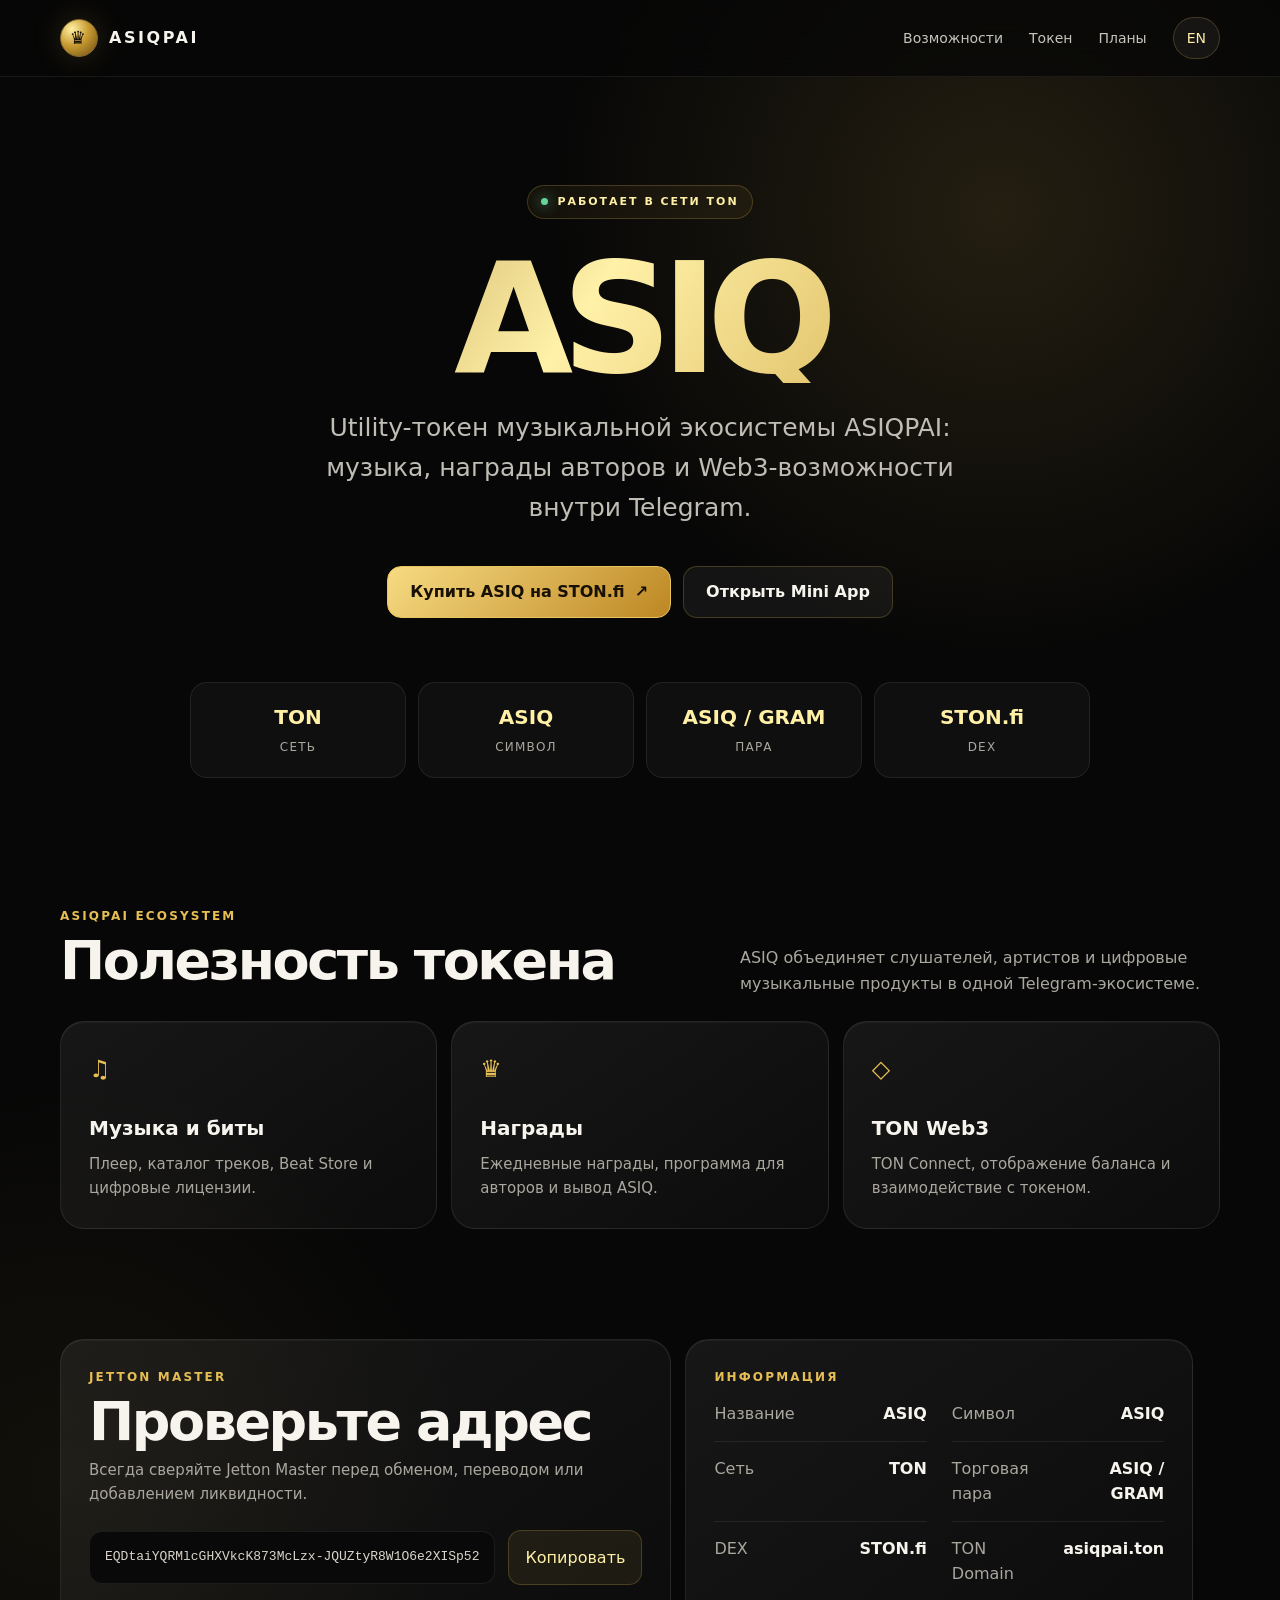
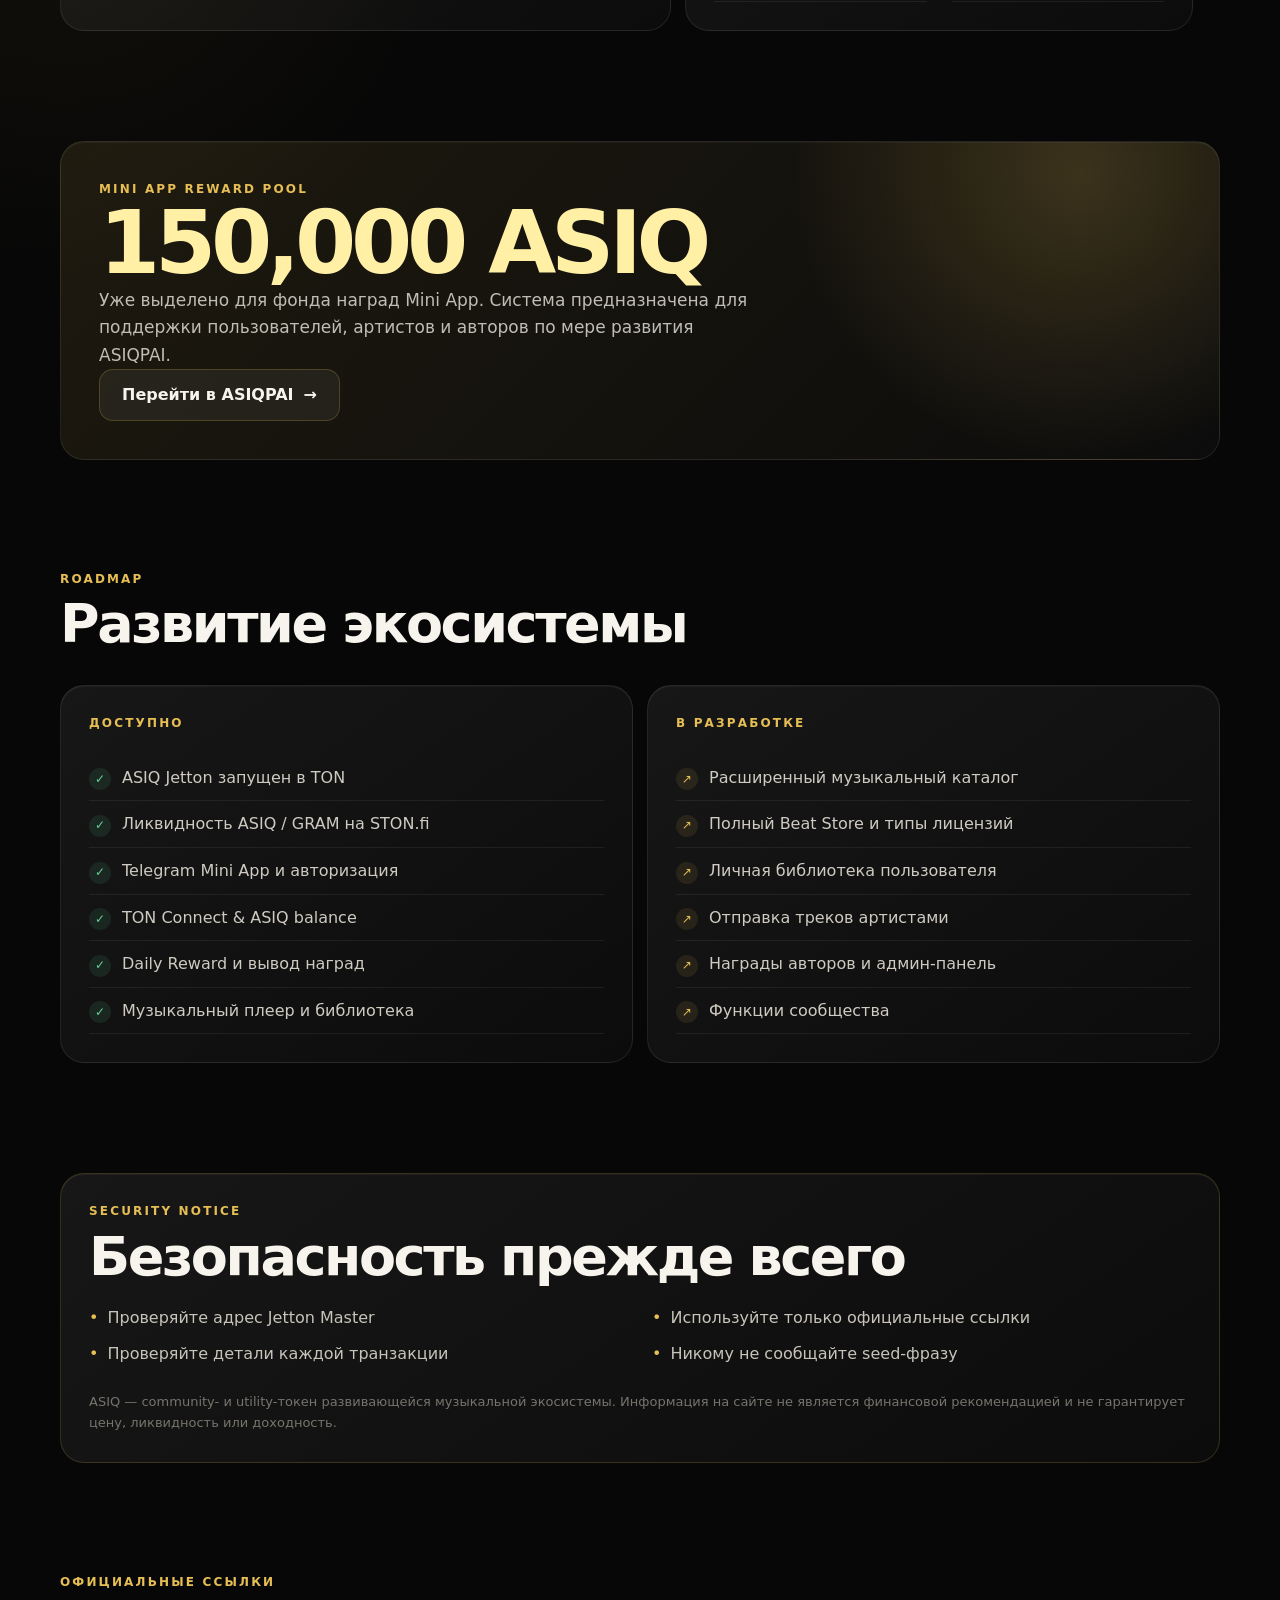
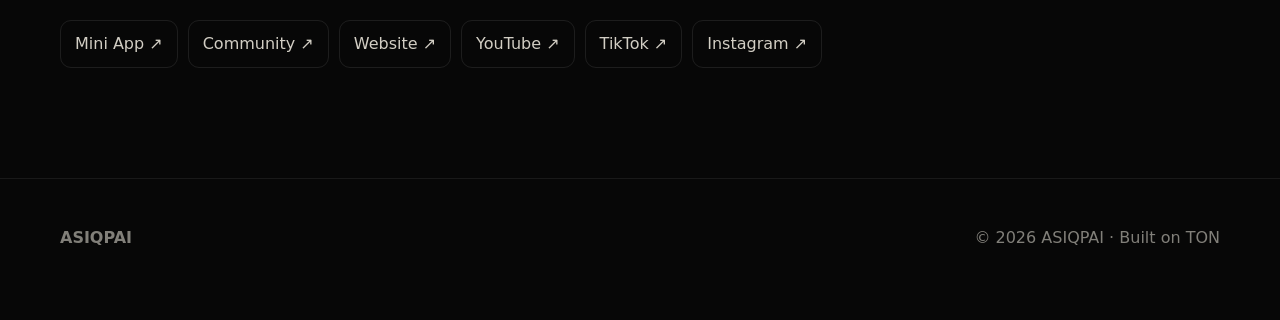
<file: index.html>
<!doctype html>
<html lang="ru">
<head>
  <meta charset="utf-8">
  <meta name="viewport" content="width=device-width,initial-scale=1">
  <meta name="theme-color" content="#080808">
  <meta name="description" content="ASIQ — utility-токен музыкальной экосистемы ASIQPAI в сети TON.">
  <meta property="og:title" content="ASIQ — ASIQPAI Utility Token">
  <meta property="og:description" content="Music, creator rewards and Web3 utility on TON.">
  <meta property="og:type" content="website">
  <title>ASIQ — ASIQPAI Utility Token</title>
  <style>
    :root{
      --bg:#070707;--panel:rgba(255,255,255,.055);--panel2:rgba(255,255,255,.085);
      --line:rgba(230,190,84,.22);--gold:#e6be54;--gold2:#fff0a6;
      --text:#f7f4ed;--muted:#aaa79f;--green:#65d39a;--radius:24px;
    }
    *{box-sizing:border-box}
    html{scroll-behavior:smooth}
    body{
      margin:0;color:var(--text);background:
        radial-gradient(circle at 78% 6%,rgba(230,190,84,.13),transparent 28rem),
        radial-gradient(circle at 5% 42%,rgba(83,70,34,.15),transparent 25rem),var(--bg);
      font-family:Inter,ui-sans-serif,system-ui,-apple-system,BlinkMacSystemFont,"Segoe UI",sans-serif;
      line-height:1.6;overflow-x:hidden
    }
    body:before{
      content:"";position:fixed;inset:0;pointer-events:none;opacity:.15;
      background-image:linear-gradient(rgba(255,255,255,.025) 1px,transparent 1px),
      linear-gradient(90deg,rgba(255,255,255,.025) 1px,transparent 1px);
      background-size:56px 56px;mask-image:linear-gradient(to bottom,#000,transparent 75%)
    }
    a{color:inherit;text-decoration:none}
    button{font:inherit}
    .wrap{width:min(1160px,calc(100% - 36px));margin:auto}
    .nav{
      position:sticky;top:0;z-index:20;border-bottom:1px solid rgba(255,255,255,.07);
      background:rgba(7,7,7,.76);backdrop-filter:blur(18px)
    }
    .nav-inner{height:76px;display:flex;align-items:center;justify-content:space-between;gap:24px}
    .brand{display:flex;align-items:center;gap:11px;font-weight:900;letter-spacing:.16em}
    .coin{
      display:grid;place-items:center;width:38px;height:38px;border:1px solid #856a2d;border-radius:50%;
      background:radial-gradient(circle at 30% 25%,#fff0a4,#c99b32 45%,#6a4b14);
      color:#171003;font-size:18px;box-shadow:0 0 30px rgba(230,190,84,.18)
    }
    .links{display:flex;align-items:center;gap:26px;color:#c7c4bd;font-size:14px}
    .links a:hover{color:var(--gold2)}
    .lang{
      border:1px solid var(--line);background:var(--panel);color:var(--gold2);
      padding:9px 13px;border-radius:999px;cursor:pointer
    }
    .hero{padding:108px 0 74px;text-align:center}
    .eyebrow{
      display:inline-flex;gap:9px;align-items:center;padding:7px 13px;border:1px solid var(--line);
      border-radius:999px;background:rgba(230,190,84,.06);color:var(--gold2);
      text-transform:uppercase;letter-spacing:.18em;font-size:11px;font-weight:800
    }
    .dot{width:7px;height:7px;border-radius:50%;background:var(--green);box-shadow:0 0 14px var(--green)}
    h1{font-size:clamp(68px,13vw,154px);line-height:.84;margin:35px 0 25px;letter-spacing:-.075em}
    .gold{color:transparent;background:linear-gradient(125deg,#9a7123,#fff1a8 45%,#c08e27);background-clip:text}
    .lead{max-width:700px;margin:0 auto;color:#c0bdb5;font-size:clamp(18px,2.3vw,25px)}
    .actions{display:flex;justify-content:center;flex-wrap:wrap;gap:12px;margin-top:38px}
    .btn{
      min-height:52px;padding:0 22px;border-radius:14px;display:inline-flex;align-items:center;
      justify-content:center;gap:10px;font-weight:800;border:1px solid var(--line);
      background:var(--panel);transition:.2s ease
    }
    .btn:hover{transform:translateY(-2px);border-color:rgba(230,190,84,.55);background:var(--panel2)}
    .btn.primary{color:#171003;background:linear-gradient(135deg,#f7db82,#bd8723);border-color:#e8c45f}
    .stats{display:grid;grid-template-columns:repeat(4,1fr);gap:12px;margin:64px auto 0;max-width:900px}
    .stat{padding:18px;border:1px solid rgba(255,255,255,.08);border-radius:17px;background:rgba(255,255,255,.035)}
    .stat b{display:block;font-size:20px;color:var(--gold2)}
    .stat span{font-size:12px;color:var(--muted);text-transform:uppercase;letter-spacing:.1em}
    section{padding:55px 0}
    .section-head{display:flex;align-items:end;justify-content:space-between;gap:30px;margin-bottom:25px}
    .kicker{color:var(--gold);font-size:12px;font-weight:900;letter-spacing:.18em;text-transform:uppercase}
    h2{font-size:clamp(32px,5vw,54px);line-height:1.05;letter-spacing:-.045em;margin:7px 0}
    .section-head p{max-width:480px;color:var(--muted);margin:0}
    .grid{display:grid;grid-template-columns:repeat(3,1fr);gap:14px}
    .card{
      position:relative;padding:28px;border:1px solid rgba(255,255,255,.085);border-radius:var(--radius);
      background:linear-gradient(145deg,rgba(255,255,255,.065),rgba(255,255,255,.025));
      box-shadow:inset 0 1px rgba(255,255,255,.045)
    }
    .card:hover{border-color:var(--line)}
    .icon{font-size:24px;margin-bottom:23px;color:var(--gold)}
    .card h3{font-size:20px;margin:0 0 8px}
    .card p{color:var(--muted);margin:0;font-size:15px}
    .token-card{display:grid;grid-template-columns:1.05fr .95fr;gap:14px}
    .contract{display:flex;align-items:center;gap:13px;margin-top:24px}
    code{font-family:"SFMono-Regular",Consolas,monospace}
    .address{
      min-width:0;flex:1;padding:15px;border-radius:13px;background:#090909;border:1px solid rgba(255,255,255,.08);
      color:#dad6cb;white-space:nowrap;overflow:hidden;text-overflow:ellipsis;font-size:13px
    }
    .copy{
      flex:none;border:1px solid var(--line);background:rgba(230,190,84,.08);color:var(--gold2);
      border-radius:13px;padding:14px 16px;cursor:pointer
    }
    .info{display:grid;grid-template-columns:1fr 1fr;gap:0 25px}
    .row{display:flex;justify-content:space-between;gap:20px;padding:14px 0;border-bottom:1px solid rgba(255,255,255,.07)}
    .row span{color:var(--muted)}.row b{text-align:right}
    .pool{
      overflow:hidden;padding:38px;background:
      radial-gradient(circle at 88% 10%,rgba(230,190,84,.2),transparent 18rem),
      linear-gradient(135deg,rgba(230,190,84,.1),rgba(255,255,255,.025))
    }
    .pool-number{font-size:clamp(46px,8vw,88px);line-height:1;font-weight:900;letter-spacing:-.06em;color:var(--gold2)}
    .pool p{max-width:670px;color:#c0bdb5;font-size:17px}
    .roadmap{display:grid;grid-template-columns:1fr 1fr;gap:14px}
    .roadmap ul{list-style:none;margin:22px 0 0;padding:0}
    .roadmap li{padding:10px 0;border-bottom:1px solid rgba(255,255,255,.065);color:#cfcbc2}
    .roadmap li:before{content:"✓";display:inline-grid;place-items:center;width:22px;height:22px;margin-right:11px;border-radius:50%;background:rgba(101,211,154,.1);color:var(--green);font-size:12px}
    .roadmap .future li:before{content:"↗";background:rgba(230,190,84,.1);color:var(--gold)}
    .notice{border-color:rgba(230,190,84,.18)}
    .notice-list{display:grid;grid-template-columns:1fr 1fr;gap:10px 24px;margin-top:20px;color:#c8c4ba}
    .notice-list span:before{content:"•";color:var(--gold);margin-right:9px}
    .socials{display:flex;flex-wrap:wrap;gap:10px;margin-top:28px}
    .socials a{padding:10px 14px;border:1px solid rgba(255,255,255,.09);border-radius:11px;color:#d2cec4}
    .socials a:hover{border-color:var(--line);color:var(--gold2)}
    footer{padding:46px 0 70px;color:#817f79;border-top:1px solid rgba(255,255,255,.07);margin-top:55px}
    .footer-inner{display:flex;justify-content:space-between;gap:20px}
    [data-lang="en"] .ru,[data-lang="ru"] .en{display:none}
    @media(max-width:800px){
      .links a:not(.lang){display:none}.hero{padding-top:75px}.stats{grid-template-columns:1fr 1fr}
      .grid,.token-card,.roadmap{grid-template-columns:1fr}.section-head{display:block}
      .section-head p{margin-top:14px}.info{grid-template-columns:1fr}.notice-list{grid-template-columns:1fr}
    }
    @media(max-width:480px){
      .wrap{width:min(100% - 24px,1160px)}.nav-inner{height:66px}.brand{font-size:14px}
      .hero{padding-bottom:46px}h1{font-size:72px}.stats{gap:8px}.stat{padding:14px 8px}
      section{padding:38px 0}.card,.pool{padding:22px}.contract{align-items:stretch}.copy{padding:12px}
      .footer-inner{display:block}.footer-inner span{display:block;margin-top:8px}
    }
  </style>
</head>
<body data-lang="ru">
  <nav class="nav">
    <div class="wrap nav-inner">
      <a class="brand" href="#top"><span class="coin">♛</span><span>ASIQPAI</span></a>
      <div class="links">
        <a href="#utility"><span class="ru">Возможности</span><span class="en">Utility</span></a>
        <a href="#token"><span class="ru">Токен</span><span class="en">Token</span></a>
        <a href="#roadmap"><span class="ru">Планы</span><span class="en">Roadmap</span></a>
        <button class="lang" id="langBtn" type="button">EN</button>
      </div>
    </div>
  </nav>

  <main id="top">
    <header class="hero wrap">
      <div class="eyebrow"><span class="dot"></span><span class="ru">Работает в сети TON</span><span class="en">Live on TON</span></div>
      <h1 class="gold">ASIQ</h1>
      <p class="lead ru">Utility-токен музыкальной экосистемы ASIQPAI: музыка, награды авторов и Web3-возможности внутри Telegram.</p>
      <p class="lead en">The utility token powering the ASIQPAI music ecosystem: creator rewards, digital content and Web3 utility inside Telegram.</p>
      <div class="actions">
        <a class="btn primary" href="https://app.ston.fi/swap?ft=GRAM&amp;tt=EQDtaiYQRMlcGHXVkcK873McLzx-JQUZtyR8W1O6e2XISp52" target="_blank" rel="noopener"><span class="ru">Купить ASIQ на STON.fi</span><span class="en">Buy ASIQ on STON.fi</span> ↗</a>
        <a class="btn" href="https://t.me/asiqpai_bot" target="_blank" rel="noopener"><span class="ru">Открыть Mini App</span><span class="en">Open Mini App</span></a>
      </div>
      <div class="stats">
        <div class="stat"><b>TON</b><span><span class="ru">Сеть</span><span class="en">Network</span></span></div>
        <div class="stat"><b>ASIQ</b><span><span class="ru">Символ</span><span class="en">Symbol</span></span></div>
        <div class="stat"><b>ASIQ / GRAM</b><span><span class="ru">Пара</span><span class="en">Pair</span></span></div>
        <div class="stat"><b>STON.fi</b><span>DEX</span></div>
      </div>
    </header>

    <section id="utility">
      <div class="wrap">
        <div class="section-head">
          <div><div class="kicker">ASIQPAI Ecosystem</div><h2><span class="ru">Полезность токена</span><span class="en">Token utility</span></h2></div>
          <p class="ru">ASIQ объединяет слушателей, артистов и цифровые музыкальные продукты в одной Telegram-экосистеме.</p>
          <p class="en">ASIQ connects listeners, artists and digital music products in one Telegram ecosystem.</p>
        </div>
        <div class="grid">
          <article class="card"><div class="icon">♫</div><h3><span class="ru">Музыка и биты</span><span class="en">Music & beats</span></h3><p class="ru">Плеер, каталог треков, Beat Store и цифровые лицензии.</p><p class="en">Player, track library, Beat Store and digital licenses.</p></article>
          <article class="card"><div class="icon">♛</div><h3><span class="ru">Награды</span><span class="en">Rewards</span></h3><p class="ru">Ежедневные награды, программа для авторов и вывод ASIQ.</p><p class="en">Daily rewards, creator incentives and ASIQ withdrawals.</p></article>
          <article class="card"><div class="icon">◇</div><h3><span class="ru">TON Web3</span><span class="en">TON Web3</span></h3><p class="ru">TON Connect, отображение баланса и взаимодействие с токеном.</p><p class="en">TON Connect, token balance display and wallet utility.</p></article>
        </div>
      </div>
    </section>

    <section id="token">
      <div class="wrap token-card">
        <article class="card">
          <div class="kicker">Jetton Master</div>
          <h2><span class="ru">Проверьте адрес</span><span class="en">Verify the address</span></h2>
          <p class="ru">Всегда сверяйте Jetton Master перед обменом, переводом или добавлением ликвидности.</p>
          <p class="en">Always verify the Jetton Master before swapping, transferring or adding liquidity.</p>
          <div class="contract">
            <code class="address" id="address">EQDtaiYQRMlcGHXVkcK873McLzx-JQUZtyR8W1O6e2XISp52</code>
            <button class="copy" id="copyBtn" type="button"><span class="ru">Копировать</span><span class="en">Copy</span></button>
          </div>
        </article>
        <article class="card">
          <div class="kicker"><span class="ru">Информация</span><span class="en">Information</span></div>
          <div class="info">
            <div class="row"><span><span class="ru">Название</span><span class="en">Name</span></span><b>ASIQ</b></div>
            <div class="row"><span><span class="ru">Символ</span><span class="en">Symbol</span></span><b>ASIQ</b></div>
            <div class="row"><span><span class="ru">Сеть</span><span class="en">Network</span></span><b>TON</b></div>
            <div class="row"><span><span class="ru">Торговая пара</span><span class="en">Liquidity pair</span></span><b>ASIQ / GRAM</b></div>
            <div class="row"><span>DEX</span><b>STON.fi</b></div>
            <div class="row"><span>TON Domain</span><b>asiqpai.ton</b></div>
          </div>
        </article>
      </div>
    </section>

    <section>
      <div class="wrap">
        <article class="card pool">
          <div class="kicker">Mini App Reward Pool</div>
          <div class="pool-number">150,000 ASIQ</div>
          <p class="ru">Уже выделено для фонда наград Mini App. Система предназначена для поддержки пользователей, артистов и авторов по мере развития ASIQPAI.</p>
          <p class="en">Already allocated to the Mini App reward pool, designed to support users, artists and creators as ASIQPAI develops.</p>
          <a class="btn" href="https://t.me/asiqpai_bot" target="_blank" rel="noopener"><span class="ru">Перейти в ASIQPAI</span><span class="en">Enter ASIQPAI</span> →</a>
        </article>
      </div>
    </section>

    <section id="roadmap">
      <div class="wrap">
        <div class="section-head"><div><div class="kicker">Roadmap</div><h2><span class="ru">Развитие экосистемы</span><span class="en">Ecosystem progress</span></h2></div></div>
        <div class="roadmap">
          <article class="card">
            <div class="kicker"><span class="ru">Доступно</span><span class="en">Available</span></div>
            <ul>
              <li><span class="ru">ASIQ Jetton запущен в TON</span><span class="en">ASIQ Jetton launched on TON</span></li>
              <li><span class="ru">Ликвидность ASIQ / GRAM на STON.fi</span><span class="en">ASIQ / GRAM liquidity on STON.fi</span></li>
              <li><span class="ru">Telegram Mini App и авторизация</span><span class="en">Telegram Mini App and authentication</span></li>
              <li>TON Connect & ASIQ balance</li>
              <li><span class="ru">Daily Reward и вывод наград</span><span class="en">Daily Reward and withdrawal flow</span></li>
              <li><span class="ru">Музыкальный плеер и библиотека</span><span class="en">Music player and track library</span></li>
            </ul>
          </article>
          <article class="card future">
            <div class="kicker"><span class="ru">В разработке</span><span class="en">In development</span></div>
            <ul>
              <li><span class="ru">Расширенный музыкальный каталог</span><span class="en">Expanded music catalogue</span></li>
              <li><span class="ru">Полный Beat Store и типы лицензий</span><span class="en">Full Beat Store and license types</span></li>
              <li><span class="ru">Личная библиотека пользователя</span><span class="en">Personal user library</span></li>
              <li><span class="ru">Отправка треков артистами</span><span class="en">Artist track submissions</span></li>
              <li><span class="ru">Награды авторов и админ-панель</span><span class="en">Creator rewards and admin dashboard</span></li>
              <li><span class="ru">Функции сообщества</span><span class="en">Community features</span></li>
            </ul>
          </article>
        </div>
      </div>
    </section>

    <section>
      <div class="wrap">
        <article class="card notice">
          <div class="kicker">Security Notice</div>
          <h2><span class="ru">Безопасность прежде всего</span><span class="en">Security comes first</span></h2>
          <div class="notice-list">
            <span class="ru">Проверяйте адрес Jetton Master</span><span class="en">Verify the Jetton Master address</span>
            <span class="ru">Используйте только официальные ссылки</span><span class="en">Use official ASIQPAI links only</span>
            <span class="ru">Проверяйте детали каждой транзакции</span><span class="en">Review every transaction</span>
            <span class="ru">Никому не сообщайте seed-фразу</span><span class="en">Never share your seed phrase</span>
          </div>
          <p style="color:#77746d;margin-top:26px;font-size:13px"><span class="ru">ASIQ — community- и utility-токен развивающейся музыкальной экосистемы. Информация на сайте не является финансовой рекомендацией и не гарантирует цену, ликвидность или доходность.</span><span class="en">ASIQ is a community and utility token for a developing music ecosystem. This information is not financial advice and does not guarantee price, liquidity or returns.</span></p>
        </article>
      </div>
    </section>

    <section>
      <div class="wrap">
        <div class="kicker"><span class="ru">Официальные ссылки</span><span class="en">Official links</span></div>
        <div class="socials">
          <a href="https://t.me/asiqpai_bot" target="_blank" rel="noopener">Mini App ↗</a>
          <a href="https://t.me/asiqpaihub" target="_blank" rel="noopener">Community ↗</a>
          <a href="https://qaztrap.github.io/asiqpai/" target="_blank" rel="noopener">Website ↗</a>
          <a href="https://youtube.com/@asiqpai" target="_blank" rel="noopener">YouTube ↗</a>
          <a href="https://www.tiktok.com/@asiqpai" target="_blank" rel="noopener">TikTok ↗</a>
          <a href="https://www.instagram.com/asiqpai" target="_blank" rel="noopener">Instagram ↗</a>
        </div>
      </div>
    </section>
  </main>

  <footer>
    <div class="wrap footer-inner"><b>ASIQPAI</b><span>© 2026 ASIQPAI · Built on TON</span></div>
  </footer>

  <script>
    const body=document.body,langBtn=document.getElementById("langBtn");
    langBtn.addEventListener("click",()=>{
      const next=body.dataset.lang==="ru"?"en":"ru";
      body.dataset.lang=next;document.documentElement.lang=next;
      langBtn.textContent=next==="ru"?"EN":"RU";
    });
    document.getElementById("copyBtn").addEventListener("click",async function(){
      const value=document.getElementById("address").textContent;
      try{await navigator.clipboard.writeText(value)}
      catch(e){const t=document.createElement("textarea");t.value=value;document.body.appendChild(t);t.select();document.execCommand("copy");t.remove()}
      const old=this.innerHTML;
      this.textContent=body.dataset.lang==="ru"?"Скопировано ✓":"Copied ✓";
      setTimeout(()=>this.innerHTML=old,1600);
    });
  </script>
</body>
</html>
</file>
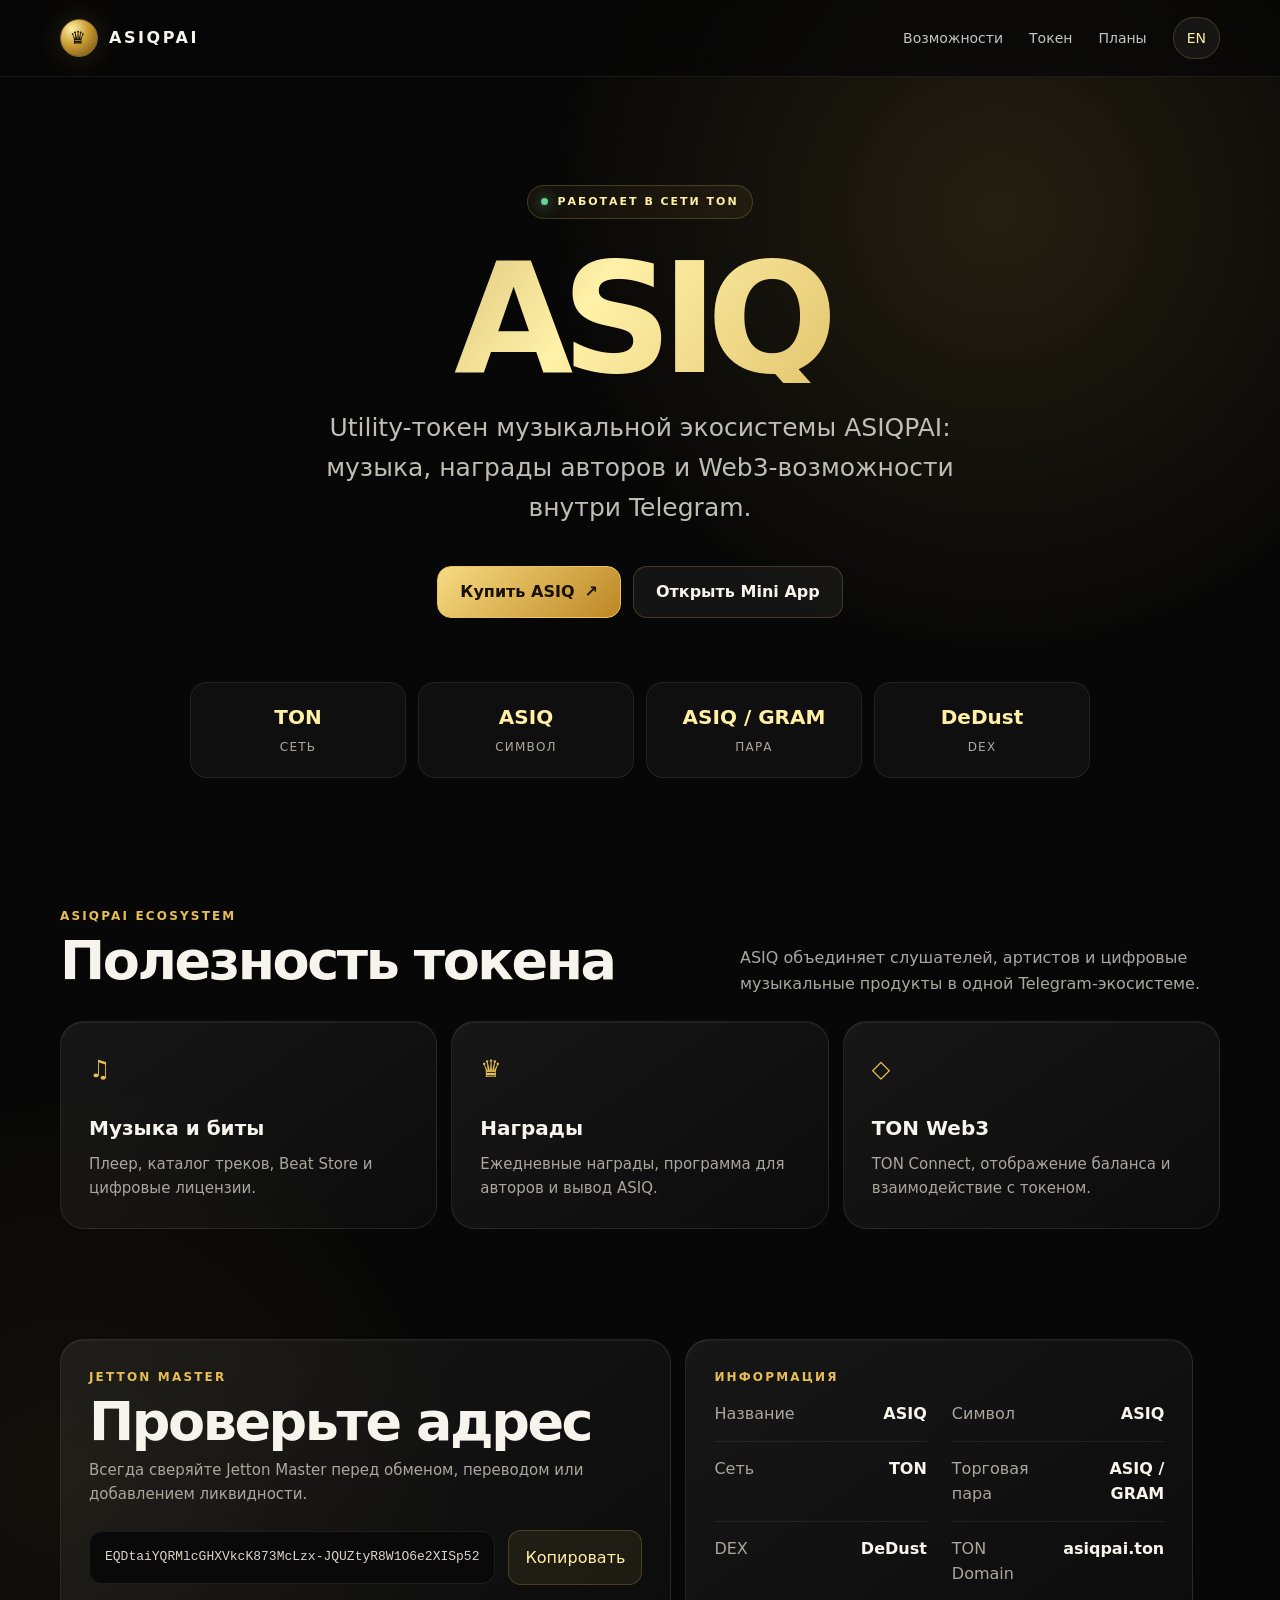
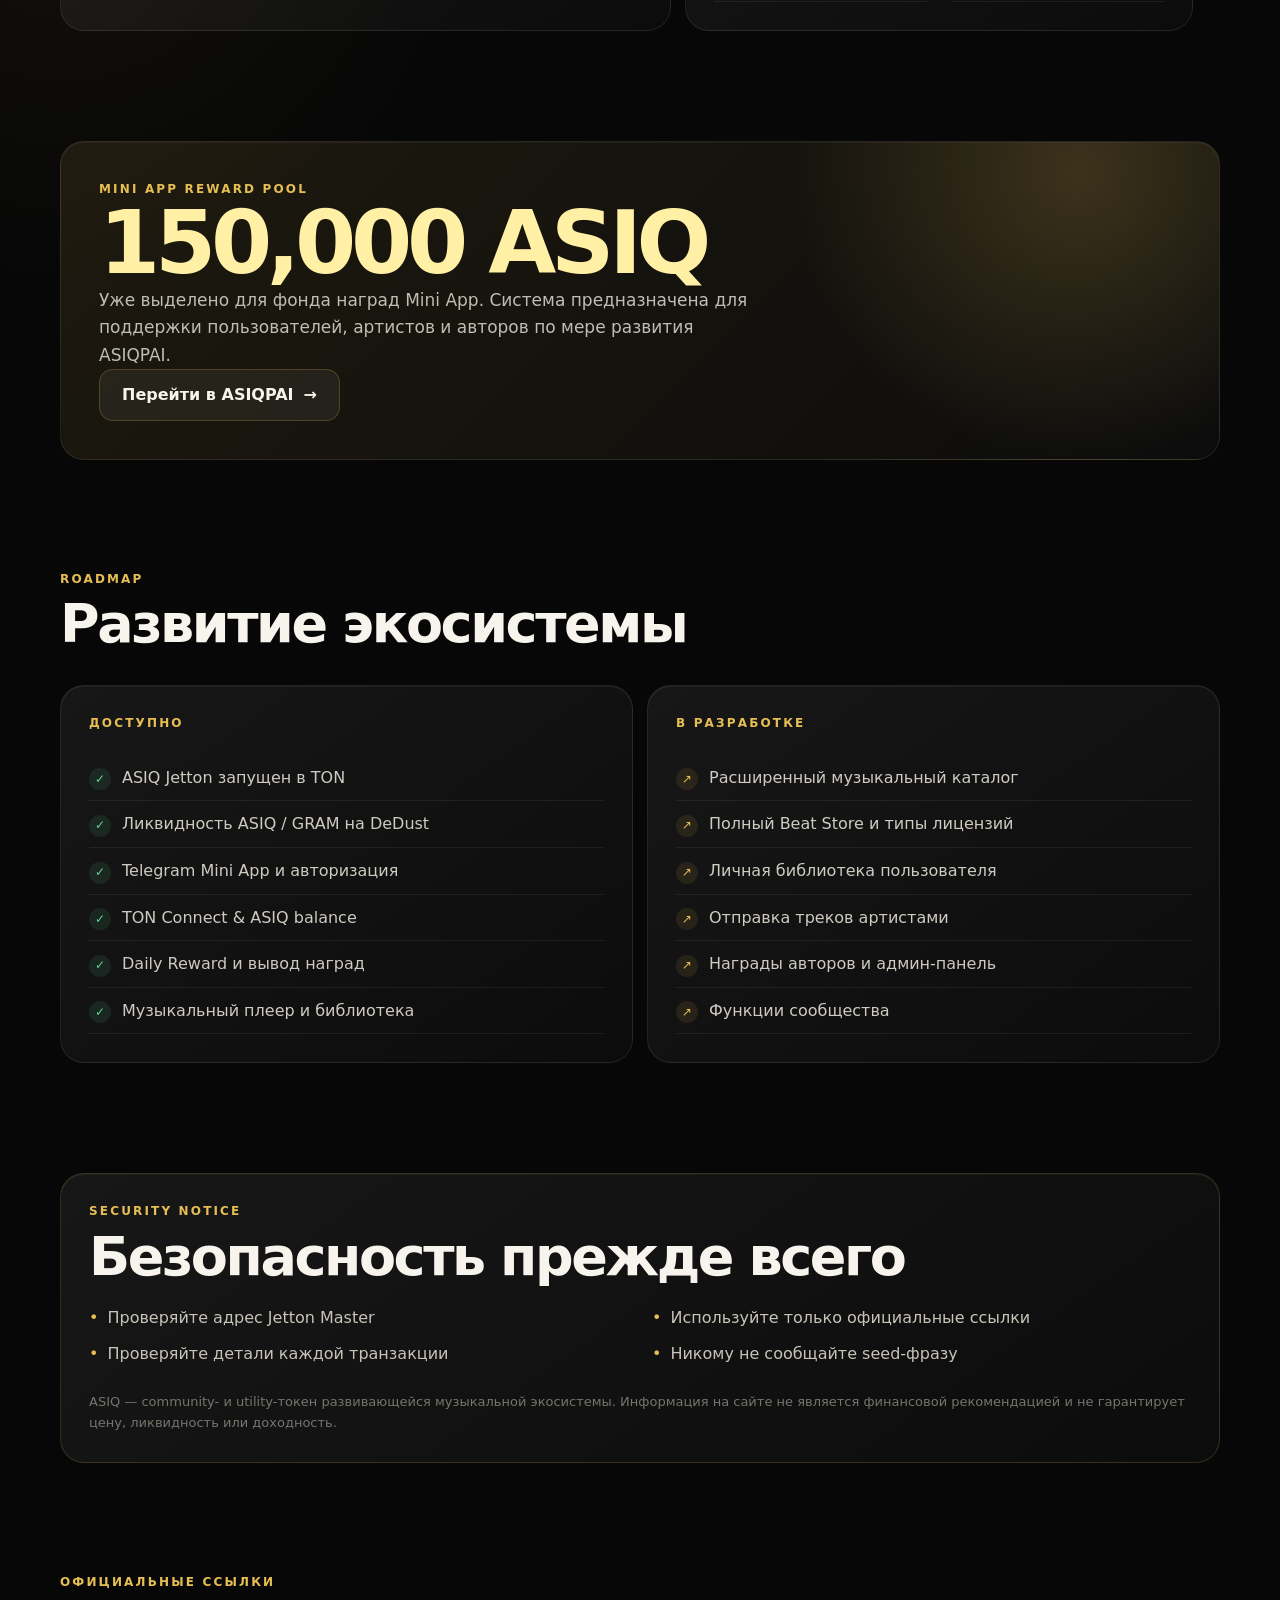
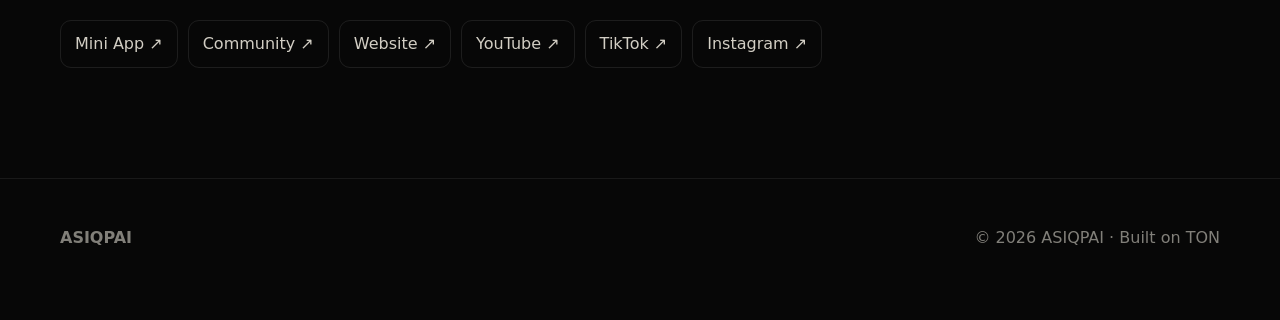
<file: ASIQ.html>
<!doctype html>
<html lang="ru">
<head>
  <meta charset="utf-8">
  <meta name="viewport" content="width=device-width,initial-scale=1">
  <meta name="theme-color" content="#080808">
  <meta name="description" content="ASIQ — utility-токен музыкальной экосистемы ASIQPAI в сети TON.">
  <meta property="og:title" content="ASIQ — ASIQPAI Utility Token">
  <meta property="og:description" content="Music, creator rewards and Web3 utility on TON.">
  <meta property="og:type" content="website">
  <title>ASIQ — ASIQPAI Utility Token</title>
  <style>
    :root{
      --bg:#070707;--panel:rgba(255,255,255,.055);--panel2:rgba(255,255,255,.085);
      --line:rgba(230,190,84,.22);--gold:#e6be54;--gold2:#fff0a6;
      --text:#f7f4ed;--muted:#aaa79f;--green:#65d39a;--radius:24px;
    }
    *{box-sizing:border-box}
    html{scroll-behavior:smooth}
    body{
      margin:0;color:var(--text);background:
        radial-gradient(circle at 78% 6%,rgba(230,190,84,.13),transparent 28rem),
        radial-gradient(circle at 5% 42%,rgba(83,70,34,.15),transparent 25rem),var(--bg);
      font-family:Inter,ui-sans-serif,system-ui,-apple-system,BlinkMacSystemFont,"Segoe UI",sans-serif;
      line-height:1.6;overflow-x:hidden
    }
    body:before{
      content:"";position:fixed;inset:0;pointer-events:none;opacity:.15;
      background-image:linear-gradient(rgba(255,255,255,.025) 1px,transparent 1px),
      linear-gradient(90deg,rgba(255,255,255,.025) 1px,transparent 1px);
      background-size:56px 56px;mask-image:linear-gradient(to bottom,#000,transparent 75%)
    }
    a{color:inherit;text-decoration:none}
    button{font:inherit}
    .wrap{width:min(1160px,calc(100% - 36px));margin:auto}
    .nav{
      position:sticky;top:0;z-index:20;border-bottom:1px solid rgba(255,255,255,.07);
      background:rgba(7,7,7,.76);backdrop-filter:blur(18px)
    }
    .nav-inner{height:76px;display:flex;align-items:center;justify-content:space-between;gap:24px}
    .brand{display:flex;align-items:center;gap:11px;font-weight:900;letter-spacing:.16em}
    .coin{
      display:grid;place-items:center;width:38px;height:38px;border:1px solid #856a2d;border-radius:50%;
      background:radial-gradient(circle at 30% 25%,#fff0a4,#c99b32 45%,#6a4b14);
      color:#171003;font-size:18px;box-shadow:0 0 30px rgba(230,190,84,.18)
    }
    .links{display:flex;align-items:center;gap:26px;color:#c7c4bd;font-size:14px}
    .links a:hover{color:var(--gold2)}
    .lang{
      border:1px solid var(--line);background:var(--panel);color:var(--gold2);
      padding:9px 13px;border-radius:999px;cursor:pointer
    }
    .hero{padding:108px 0 74px;text-align:center}
    .eyebrow{
      display:inline-flex;gap:9px;align-items:center;padding:7px 13px;border:1px solid var(--line);
      border-radius:999px;background:rgba(230,190,84,.06);color:var(--gold2);
      text-transform:uppercase;letter-spacing:.18em;font-size:11px;font-weight:800
    }
    .dot{width:7px;height:7px;border-radius:50%;background:var(--green);box-shadow:0 0 14px var(--green)}
    h1{font-size:clamp(68px,13vw,154px);line-height:.84;margin:35px 0 25px;letter-spacing:-.075em}
    .gold{color:transparent;background:linear-gradient(125deg,#9a7123,#fff1a8 45%,#c08e27);background-clip:text}
    .lead{max-width:700px;margin:0 auto;color:#c0bdb5;font-size:clamp(18px,2.3vw,25px)}
    .actions{display:flex;justify-content:center;flex-wrap:wrap;gap:12px;margin-top:38px}
    .btn{
      min-height:52px;padding:0 22px;border-radius:14px;display:inline-flex;align-items:center;
      justify-content:center;gap:10px;font-weight:800;border:1px solid var(--line);
      background:var(--panel);transition:.2s ease
    }
    .btn:hover{transform:translateY(-2px);border-color:rgba(230,190,84,.55);background:var(--panel2)}
    .btn.primary{color:#171003;background:linear-gradient(135deg,#f7db82,#bd8723);border-color:#e8c45f}
    .stats{display:grid;grid-template-columns:repeat(4,1fr);gap:12px;margin:64px auto 0;max-width:900px}
    .stat{padding:18px;border:1px solid rgba(255,255,255,.08);border-radius:17px;background:rgba(255,255,255,.035)}
    .stat b{display:block;font-size:20px;color:var(--gold2)}
    .stat span{font-size:12px;color:var(--muted);text-transform:uppercase;letter-spacing:.1em}
    section{padding:55px 0}
    .section-head{display:flex;align-items:end;justify-content:space-between;gap:30px;margin-bottom:25px}
    .kicker{color:var(--gold);font-size:12px;font-weight:900;letter-spacing:.18em;text-transform:uppercase}
    h2{font-size:clamp(32px,5vw,54px);line-height:1.05;letter-spacing:-.045em;margin:7px 0}
    .section-head p{max-width:480px;color:var(--muted);margin:0}
    .grid{display:grid;grid-template-columns:repeat(3,1fr);gap:14px}
    .card{
      position:relative;padding:28px;border:1px solid rgba(255,255,255,.085);border-radius:var(--radius);
      background:linear-gradient(145deg,rgba(255,255,255,.065),rgba(255,255,255,.025));
      box-shadow:inset 0 1px rgba(255,255,255,.045)
    }
    .card:hover{border-color:var(--line)}
    .icon{font-size:24px;margin-bottom:23px;color:var(--gold)}
    .card h3{font-size:20px;margin:0 0 8px}
    .card p{color:var(--muted);margin:0;font-size:15px}
    .token-card{display:grid;grid-template-columns:1.05fr .95fr;gap:14px}
    .contract{display:flex;align-items:center;gap:13px;margin-top:24px}
    code{font-family:"SFMono-Regular",Consolas,monospace}
    .address{
      min-width:0;flex:1;padding:15px;border-radius:13px;background:#090909;border:1px solid rgba(255,255,255,.08);
      color:#dad6cb;white-space:nowrap;overflow:hidden;text-overflow:ellipsis;font-size:13px
    }
    .copy{
      flex:none;border:1px solid var(--line);background:rgba(230,190,84,.08);color:var(--gold2);
      border-radius:13px;padding:14px 16px;cursor:pointer
    }
    .info{display:grid;grid-template-columns:1fr 1fr;gap:0 25px}
    .row{display:flex;justify-content:space-between;gap:20px;padding:14px 0;border-bottom:1px solid rgba(255,255,255,.07)}
    .row span{color:var(--muted)}.row b{text-align:right}
    .pool{
      overflow:hidden;padding:38px;background:
      radial-gradient(circle at 88% 10%,rgba(230,190,84,.2),transparent 18rem),
      linear-gradient(135deg,rgba(230,190,84,.1),rgba(255,255,255,.025))
    }
    .pool-number{font-size:clamp(46px,8vw,88px);line-height:1;font-weight:900;letter-spacing:-.06em;color:var(--gold2)}
    .pool p{max-width:670px;color:#c0bdb5;font-size:17px}
    .roadmap{display:grid;grid-template-columns:1fr 1fr;gap:14px}
    .roadmap ul{list-style:none;margin:22px 0 0;padding:0}
    .roadmap li{padding:10px 0;border-bottom:1px solid rgba(255,255,255,.065);color:#cfcbc2}
    .roadmap li:before{content:"✓";display:inline-grid;place-items:center;width:22px;height:22px;margin-right:11px;border-radius:50%;background:rgba(101,211,154,.1);color:var(--green);font-size:12px}
    .roadmap .future li:before{content:"↗";background:rgba(230,190,84,.1);color:var(--gold)}
    .notice{border-color:rgba(230,190,84,.18)}
    .notice-list{display:grid;grid-template-columns:1fr 1fr;gap:10px 24px;margin-top:20px;color:#c8c4ba}
    .notice-list span:before{content:"•";color:var(--gold);margin-right:9px}
    .socials{display:flex;flex-wrap:wrap;gap:10px;margin-top:28px}
    .socials a{padding:10px 14px;border:1px solid rgba(255,255,255,.09);border-radius:11px;color:#d2cec4}
    .socials a:hover{border-color:var(--line);color:var(--gold2)}
    footer{padding:46px 0 70px;color:#817f79;border-top:1px solid rgba(255,255,255,.07);margin-top:55px}
    .footer-inner{display:flex;justify-content:space-between;gap:20px}
    [data-lang="en"] .ru,[data-lang="ru"] .en{display:none}
    @media(max-width:800px){
      .links a:not(.lang){display:none}.hero{padding-top:75px}.stats{grid-template-columns:1fr 1fr}
      .grid,.token-card,.roadmap{grid-template-columns:1fr}.section-head{display:block}
      .section-head p{margin-top:14px}.info{grid-template-columns:1fr}.notice-list{grid-template-columns:1fr}
    }
    @media(max-width:480px){
      .wrap{width:min(100% - 24px,1160px)}.nav-inner{height:66px}.brand{font-size:14px}
      .hero{padding-bottom:46px}h1{font-size:72px}.stats{gap:8px}.stat{padding:14px 8px}
      section{padding:38px 0}.card,.pool{padding:22px}.contract{align-items:stretch}.copy{padding:12px}
      .footer-inner{display:block}.footer-inner span{display:block;margin-top:8px}
    }
  </style>
</head>
<body data-lang="ru">
  <nav class="nav">
    <div class="wrap nav-inner">
      <a class="brand" href="#top"><span class="coin">♛</span><span>ASIQPAI</span></a>
      <div class="links">
        <a href="#utility"><span class="ru">Возможности</span><span class="en">Utility</span></a>
        <a href="#token"><span class="ru">Токен</span><span class="en">Token</span></a>
        <a href="#roadmap"><span class="ru">Планы</span><span class="en">Roadmap</span></a>
        <button class="lang" id="langBtn" type="button">EN</button>
      </div>
    </div>
  </nav>

  <main id="top">
    <header class="hero wrap">
      <div class="eyebrow"><span class="dot"></span><span class="ru">Работает в сети TON</span><span class="en">Live on TON</span></div>
      <h1 class="gold">ASIQ</h1>
      <p class="lead ru">Utility-токен музыкальной экосистемы ASIQPAI: музыка, награды авторов и Web3-возможности внутри Telegram.</p>
      <p class="lead en">The utility token powering the ASIQPAI music ecosystem: creator rewards, digital content and Web3 utility inside Telegram.</p>
      <div class="actions">
        <a class="btn primary" href="https://app.dedust.io/swap/GRAM/EQDtaiYQRMlcGHXVkcK873McLzx-JQUZtyR8W1O6e2XISp52" target="_blank" rel="noopener"><span class="ru">Купить ASIQ</span><span class="en">Buy ASIQ</span> ↗</a>
        <a class="btn" href="https://t.me/asiqpai_bot" target="_blank" rel="noopener"><span class="ru">Открыть Mini App</span><span class="en">Open Mini App</span></a>
      </div>
      <div class="stats">
        <div class="stat"><b>TON</b><span><span class="ru">Сеть</span><span class="en">Network</span></span></div>
        <div class="stat"><b>ASIQ</b><span><span class="ru">Символ</span><span class="en">Symbol</span></span></div>
        <div class="stat"><b>ASIQ / GRAM</b><span><span class="ru">Пара</span><span class="en">Pair</span></span></div>
        <div class="stat"><b>DeDust</b><span>DEX</span></div>
      </div>
    </header>

    <section id="utility">
      <div class="wrap">
        <div class="section-head">
          <div><div class="kicker">ASIQPAI Ecosystem</div><h2><span class="ru">Полезность токена</span><span class="en">Token utility</span></h2></div>
          <p class="ru">ASIQ объединяет слушателей, артистов и цифровые музыкальные продукты в одной Telegram-экосистеме.</p>
          <p class="en">ASIQ connects listeners, artists and digital music products in one Telegram ecosystem.</p>
        </div>
        <div class="grid">
          <article class="card"><div class="icon">♫</div><h3><span class="ru">Музыка и биты</span><span class="en">Music & beats</span></h3><p class="ru">Плеер, каталог треков, Beat Store и цифровые лицензии.</p><p class="en">Player, track library, Beat Store and digital licenses.</p></article>
          <article class="card"><div class="icon">♛</div><h3><span class="ru">Награды</span><span class="en">Rewards</span></h3><p class="ru">Ежедневные награды, программа для авторов и вывод ASIQ.</p><p class="en">Daily rewards, creator incentives and ASIQ withdrawals.</p></article>
          <article class="card"><div class="icon">◇</div><h3><span class="ru">TON Web3</span><span class="en">TON Web3</span></h3><p class="ru">TON Connect, отображение баланса и взаимодействие с токеном.</p><p class="en">TON Connect, token balance display and wallet utility.</p></article>
        </div>
      </div>
    </section>

    <section id="token">
      <div class="wrap token-card">
        <article class="card">
          <div class="kicker">Jetton Master</div>
          <h2><span class="ru">Проверьте адрес</span><span class="en">Verify the address</span></h2>
          <p class="ru">Всегда сверяйте Jetton Master перед обменом, переводом или добавлением ликвидности.</p>
          <p class="en">Always verify the Jetton Master before swapping, transferring or adding liquidity.</p>
          <div class="contract">
            <code class="address" id="address">EQDtaiYQRMlcGHXVkcK873McLzx-JQUZtyR8W1O6e2XISp52</code>
            <button class="copy" id="copyBtn" type="button"><span class="ru">Копировать</span><span class="en">Copy</span></button>
          </div>
        </article>
        <article class="card">
          <div class="kicker"><span class="ru">Информация</span><span class="en">Information</span></div>
          <div class="info">
            <div class="row"><span><span class="ru">Название</span><span class="en">Name</span></span><b>ASIQ</b></div>
            <div class="row"><span><span class="ru">Символ</span><span class="en">Symbol</span></span><b>ASIQ</b></div>
            <div class="row"><span><span class="ru">Сеть</span><span class="en">Network</span></span><b>TON</b></div>
            <div class="row"><span><span class="ru">Торговая пара</span><span class="en">Liquidity pair</span></span><b>ASIQ / GRAM</b></div>
            <div class="row"><span>DEX</span><b>DeDust</b></div>
            <div class="row"><span>TON Domain</span><b>asiqpai.ton</b></div>
          </div>
        </article>
      </div>
    </section>

    <section>
      <div class="wrap">
        <article class="card pool">
          <div class="kicker">Mini App Reward Pool</div>
          <div class="pool-number">150,000 ASIQ</div>
          <p class="ru">Уже выделено для фонда наград Mini App. Система предназначена для поддержки пользователей, артистов и авторов по мере развития ASIQPAI.</p>
          <p class="en">Already allocated to the Mini App reward pool, designed to support users, artists and creators as ASIQPAI develops.</p>
          <a class="btn" href="https://t.me/asiqpai_bot" target="_blank" rel="noopener"><span class="ru">Перейти в ASIQPAI</span><span class="en">Enter ASIQPAI</span> →</a>
        </article>
      </div>
    </section>

    <section id="roadmap">
      <div class="wrap">
        <div class="section-head"><div><div class="kicker">Roadmap</div><h2><span class="ru">Развитие экосистемы</span><span class="en">Ecosystem progress</span></h2></div></div>
        <div class="roadmap">
          <article class="card">
            <div class="kicker"><span class="ru">Доступно</span><span class="en">Available</span></div>
            <ul>
              <li><span class="ru">ASIQ Jetton запущен в TON</span><span class="en">ASIQ Jetton launched on TON</span></li>
              <li><span class="ru">Ликвидность ASIQ / GRAM на DeDust</span><span class="en">ASIQ / GRAM liquidity on DeDust</span></li>
              <li><span class="ru">Telegram Mini App и авторизация</span><span class="en">Telegram Mini App and authentication</span></li>
              <li>TON Connect & ASIQ balance</li>
              <li><span class="ru">Daily Reward и вывод наград</span><span class="en">Daily Reward and withdrawal flow</span></li>
              <li><span class="ru">Музыкальный плеер и библиотека</span><span class="en">Music player and track library</span></li>
            </ul>
          </article>
          <article class="card future">
            <div class="kicker"><span class="ru">В разработке</span><span class="en">In development</span></div>
            <ul>
              <li><span class="ru">Расширенный музыкальный каталог</span><span class="en">Expanded music catalogue</span></li>
              <li><span class="ru">Полный Beat Store и типы лицензий</span><span class="en">Full Beat Store and license types</span></li>
              <li><span class="ru">Личная библиотека пользователя</span><span class="en">Personal user library</span></li>
              <li><span class="ru">Отправка треков артистами</span><span class="en">Artist track submissions</span></li>
              <li><span class="ru">Награды авторов и админ-панель</span><span class="en">Creator rewards and admin dashboard</span></li>
              <li><span class="ru">Функции сообщества</span><span class="en">Community features</span></li>
            </ul>
          </article>
        </div>
      </div>
    </section>

    <section>
      <div class="wrap">
        <article class="card notice">
          <div class="kicker">Security Notice</div>
          <h2><span class="ru">Безопасность прежде всего</span><span class="en">Security comes first</span></h2>
          <div class="notice-list">
            <span class="ru">Проверяйте адрес Jetton Master</span><span class="en">Verify the Jetton Master address</span>
            <span class="ru">Используйте только официальные ссылки</span><span class="en">Use official ASIQPAI links only</span>
            <span class="ru">Проверяйте детали каждой транзакции</span><span class="en">Review every transaction</span>
            <span class="ru">Никому не сообщайте seed-фразу</span><span class="en">Never share your seed phrase</span>
          </div>
          <p style="color:#77746d;margin-top:26px;font-size:13px"><span class="ru">ASIQ — community- и utility-токен развивающейся музыкальной экосистемы. Информация на сайте не является финансовой рекомендацией и не гарантирует цену, ликвидность или доходность.</span><span class="en">ASIQ is a community and utility token for a developing music ecosystem. This information is not financial advice and does not guarantee price, liquidity or returns.</span></p>
        </article>
      </div>
    </section>

    <section>
      <div class="wrap">
        <div class="kicker"><span class="ru">Официальные ссылки</span><span class="en">Official links</span></div>
        <div class="socials">
          <a href="https://t.me/asiqpai_bot" target="_blank" rel="noopener">Mini App ↗</a>
          <a href="https://t.me/asiqpaihub" target="_blank" rel="noopener">Community ↗</a>
          <a href="https://qaztrap.github.io/asiqpai/" target="_blank" rel="noopener">Website ↗</a>
          <a href="https://youtube.com/@asiqpai" target="_blank" rel="noopener">YouTube ↗</a>
          <a href="https://www.tiktok.com/@asiqpai" target="_blank" rel="noopener">TikTok ↗</a>
          <a href="https://www.instagram.com/asiqpai" target="_blank" rel="noopener">Instagram ↗</a>
        </div>
      </div>
    </section>
  </main>

  <footer>
    <div class="wrap footer-inner"><b>ASIQPAI</b><span>© 2026 ASIQPAI · Built on TON</span></div>
  </footer>

  <script>
    const body=document.body,langBtn=document.getElementById("langBtn");
    langBtn.addEventListener("click",()=>{
      const next=body.dataset.lang==="ru"?"en":"ru";
      body.dataset.lang=next;document.documentElement.lang=next;
      langBtn.textContent=next==="ru"?"EN":"RU";
    });
    document.getElementById("copyBtn").addEventListener("click",async function(){
      const value=document.getElementById("address").textContent;
      try{await navigator.clipboard.writeText(value)}
      catch(e){const t=document.createElement("textarea");t.value=value;document.body.appendChild(t);t.select();document.execCommand("copy");t.remove()}
      const old=this.innerHTML;
      this.textContent=body.dataset.lang==="ru"?"Скопировано ✓":"Copied ✓";
      setTimeout(()=>this.innerHTML=old,1600);
    });
  </script>
</body>
</html>
</file>
